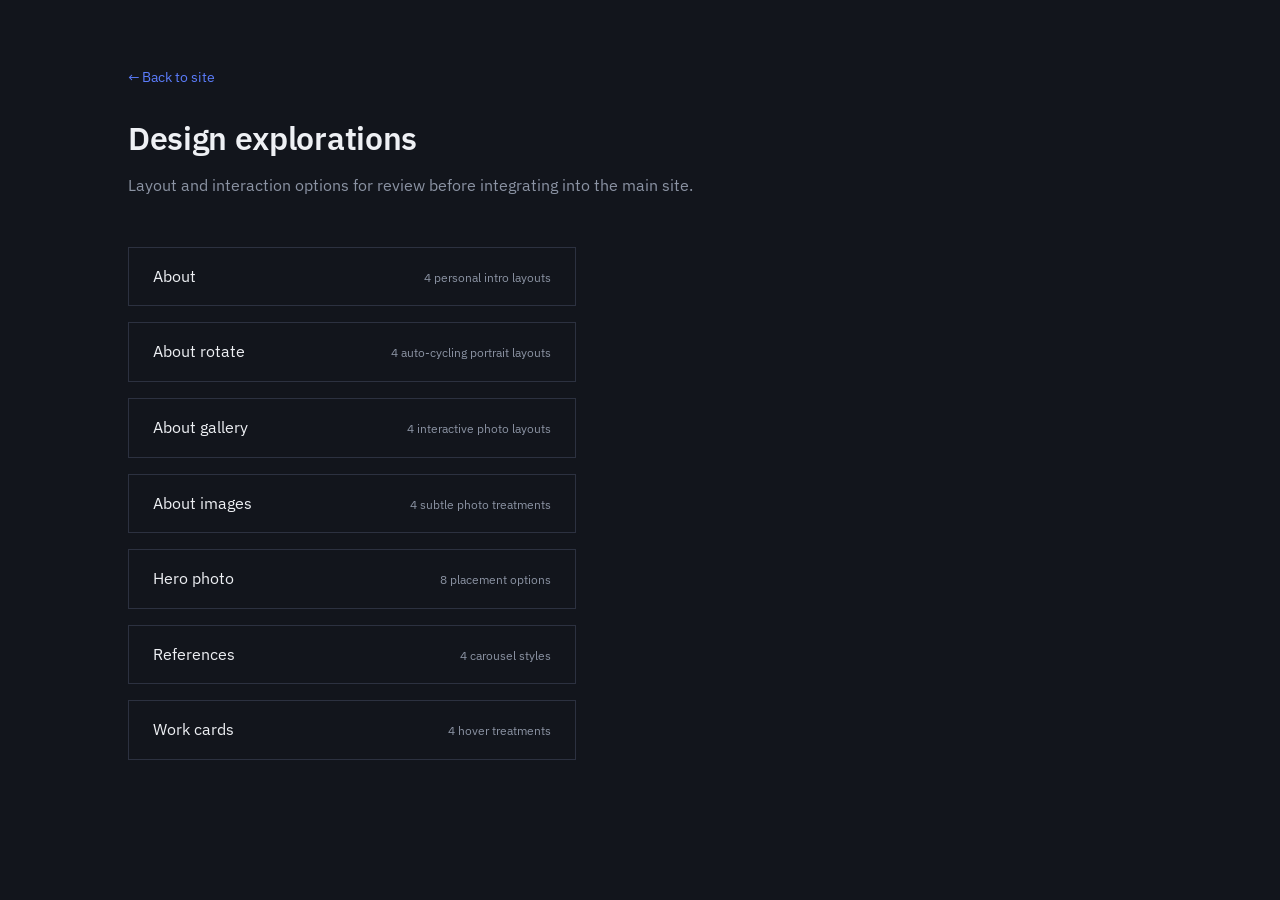
<file: explore/index.html>
<!DOCTYPE html>
<html lang="en">
<head>
  <meta charset="UTF-8">
  <meta name="viewport" content="width=device-width, initial-scale=1.0">
  <meta name="robots" content="noindex, nofollow">
  <title>Design explorations — Berkay Taskin</title>
  <link rel="preconnect" href="https://fonts.googleapis.com">
  <link rel="preconnect" href="https://fonts.gstatic.com" crossorigin>
  <link href="https://fonts.googleapis.com/css2?family=IBM+Plex+Mono:wght@400;500&family=IBM+Plex+Sans:wght@400;500;600;700&display=swap" rel="stylesheet">
  <link rel="stylesheet" href="../css/tokens.css">
  <link rel="stylesheet" href="../css/base.css">
  <link rel="stylesheet" href="../css/layout.css">
  <style>
    .explore-index {
      padding-block: var(--space-6);
    }

    .explore-index__back {
      display: inline-block;
      margin-bottom: var(--space-4);
      font-size: var(--text-small);
      color: var(--accent);
    }

    .explore-index__title {
      margin-bottom: var(--space-2);
    }

    .explore-index__intro {
      max-width: 36rem;
      margin-bottom: var(--space-5);
      color: var(--text-secondary);
    }

    .explore-index__list {
      display: flex;
      flex-direction: column;
      gap: var(--space-2);
      max-width: 28rem;
    }

    .explore-index__link {
      display: flex;
      align-items: baseline;
      justify-content: space-between;
      gap: var(--space-3);
      padding: var(--space-2) var(--space-3);
      font-size: var(--text-body);
      color: var(--text-primary);
      border: 1px solid var(--border);
      transition: border-color var(--transition-fast), color var(--transition-fast);
    }

    .explore-index__link:hover,
    .explore-index__link:focus-visible {
      border-color: var(--accent);
      color: var(--accent);
    }

    .explore-index__link-desc {
      font-size: var(--text-meta);
      color: var(--text-secondary);
      text-align: right;
    }

    .explore-index__link:hover .explore-index__link-desc,
    .explore-index__link:focus-visible .explore-index__link-desc {
      color: var(--text-secondary);
    }
  </style>
</head>
<body>
  <main class="explore-index">
    <div class="container">
      <a class="explore-index__back" href="../index.html">← Back to site</a>
      <h1 class="text-h2 explore-index__title">Design explorations</h1>
      <p class="text-body explore-index__intro">Layout and interaction options for review before integrating into the main site.</p>
      <nav class="explore-index__list" aria-label="Exploration pages">
        <a class="explore-index__link" href="about.html">
          <span>About</span>
          <span class="explore-index__link-desc">4 personal intro layouts</span>
        </a>
        <a class="explore-index__link" href="about-rotate.html">
          <span>About rotate</span>
          <span class="explore-index__link-desc">4 auto-cycling portrait layouts</span>
        </a>
        <a class="explore-index__link" href="about-gallery.html">
          <span>About gallery</span>
          <span class="explore-index__link-desc">4 interactive photo layouts</span>
        </a>
        <a class="explore-index__link" href="about-images.html">
          <span>About images</span>
          <span class="explore-index__link-desc">4 subtle photo treatments</span>
        </a>
        <a class="explore-index__link" href="hero-photo.html">
          <span>Hero photo</span>
          <span class="explore-index__link-desc">8 placement options</span>
        </a>
        <a class="explore-index__link" href="references.html">
          <span>References</span>
          <span class="explore-index__link-desc">4 carousel styles</span>
        </a>
        <a class="explore-index__link" href="work-cards.html">
          <span>Work cards</span>
          <span class="explore-index__link-desc">4 hover treatments</span>
        </a>
      </nav>
    </div>
  </main>
</body>
</html>
</file>
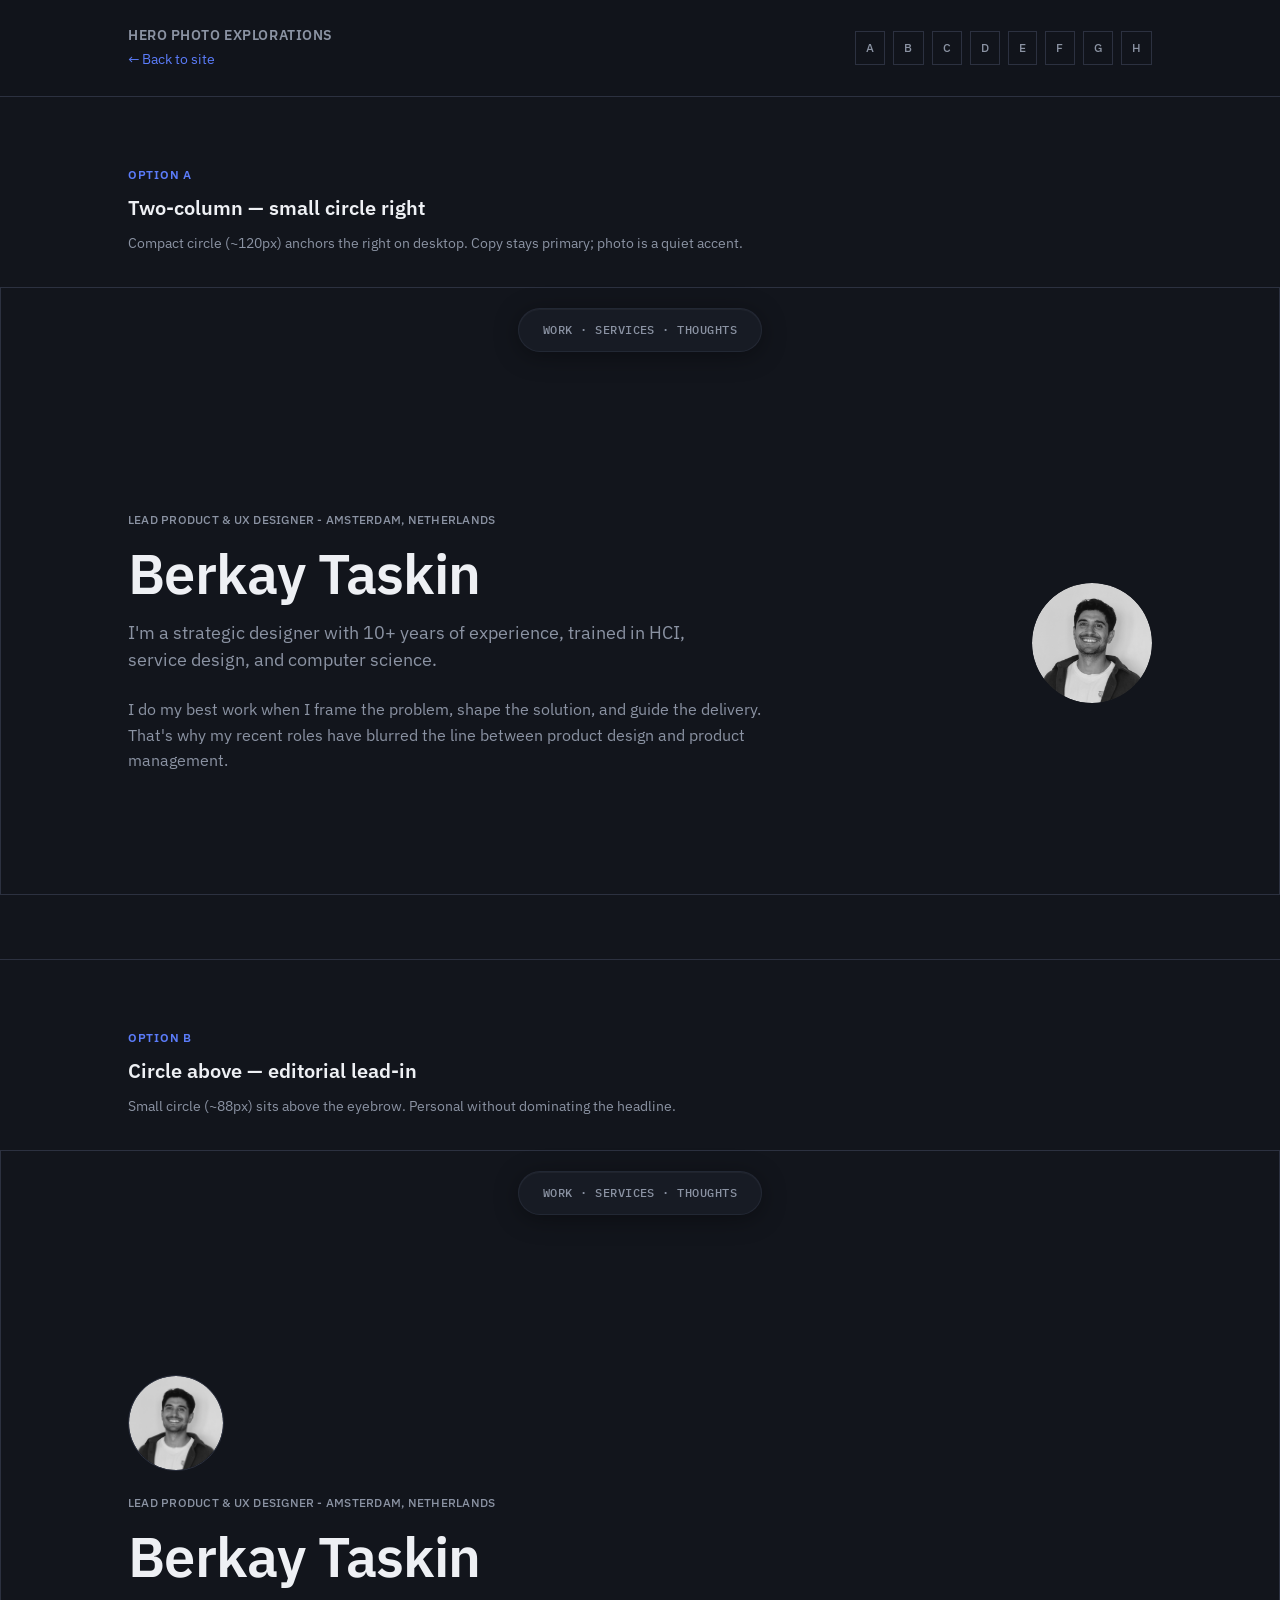
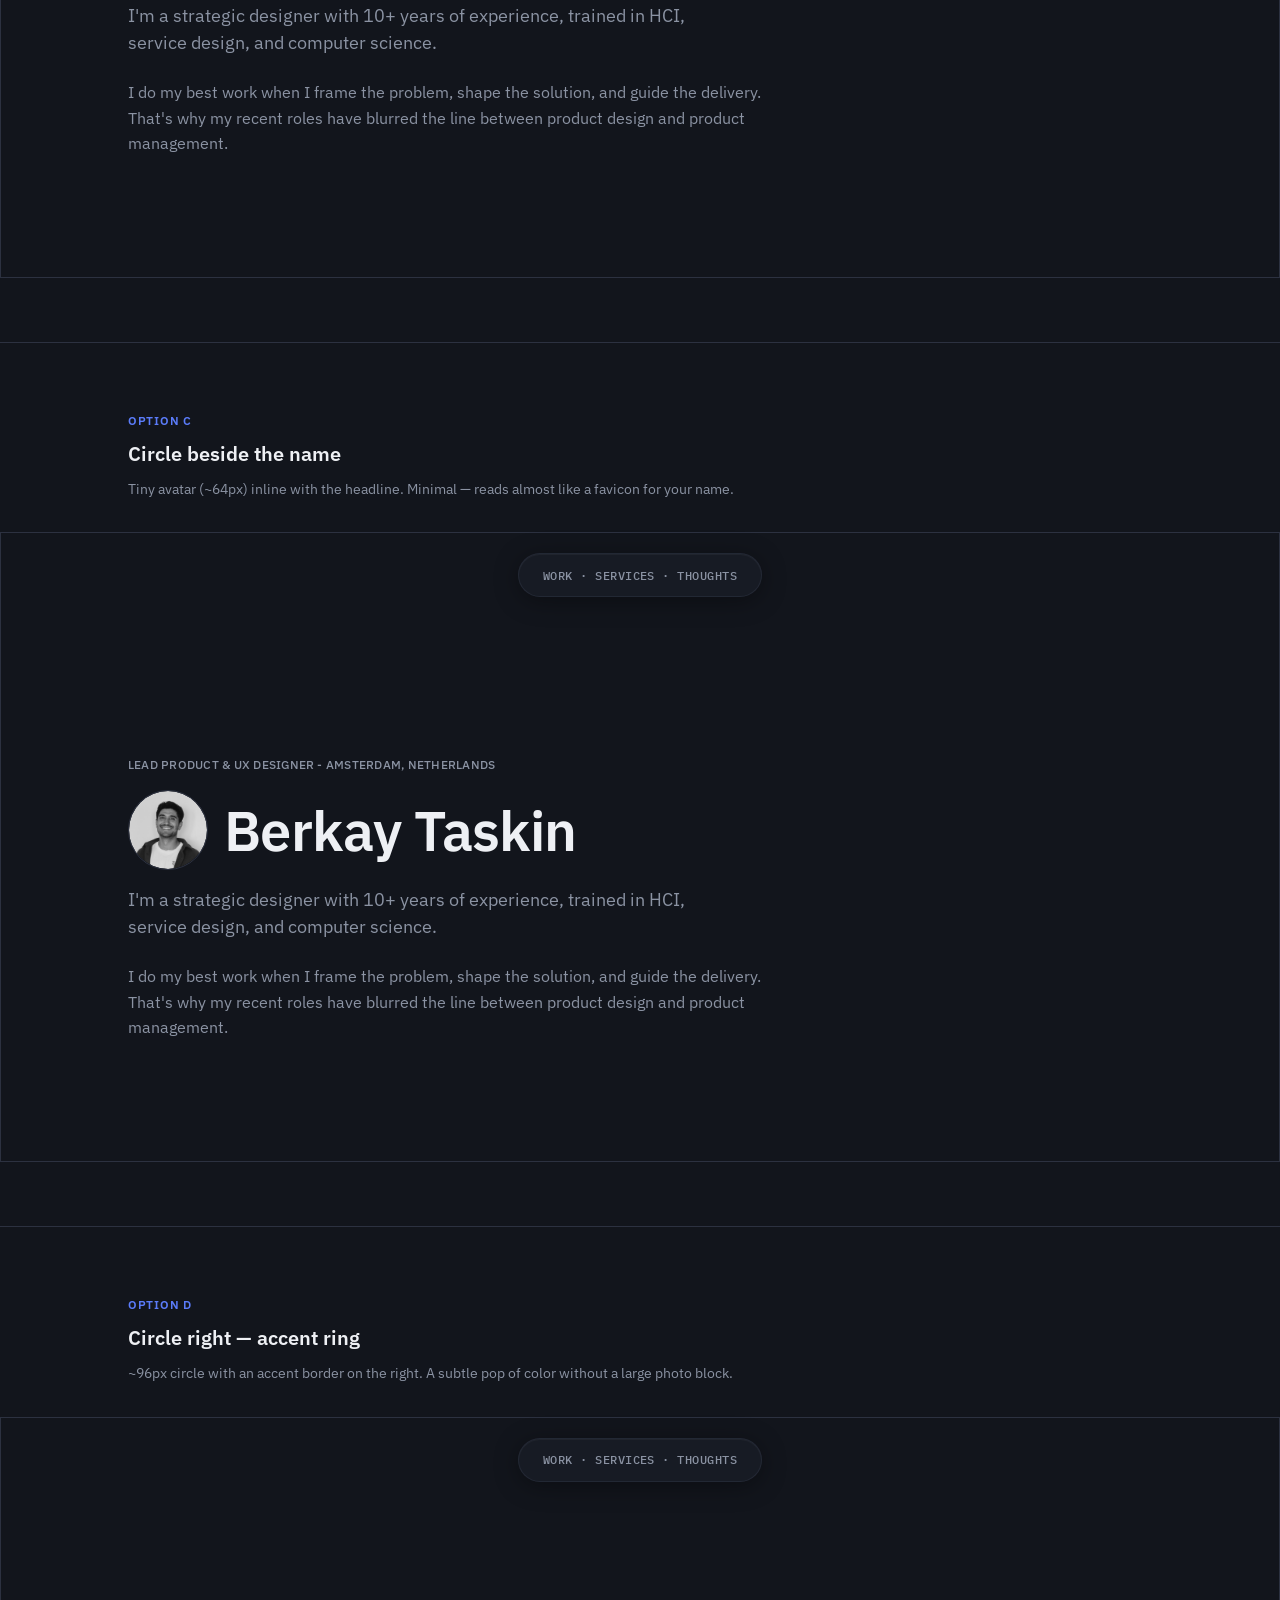
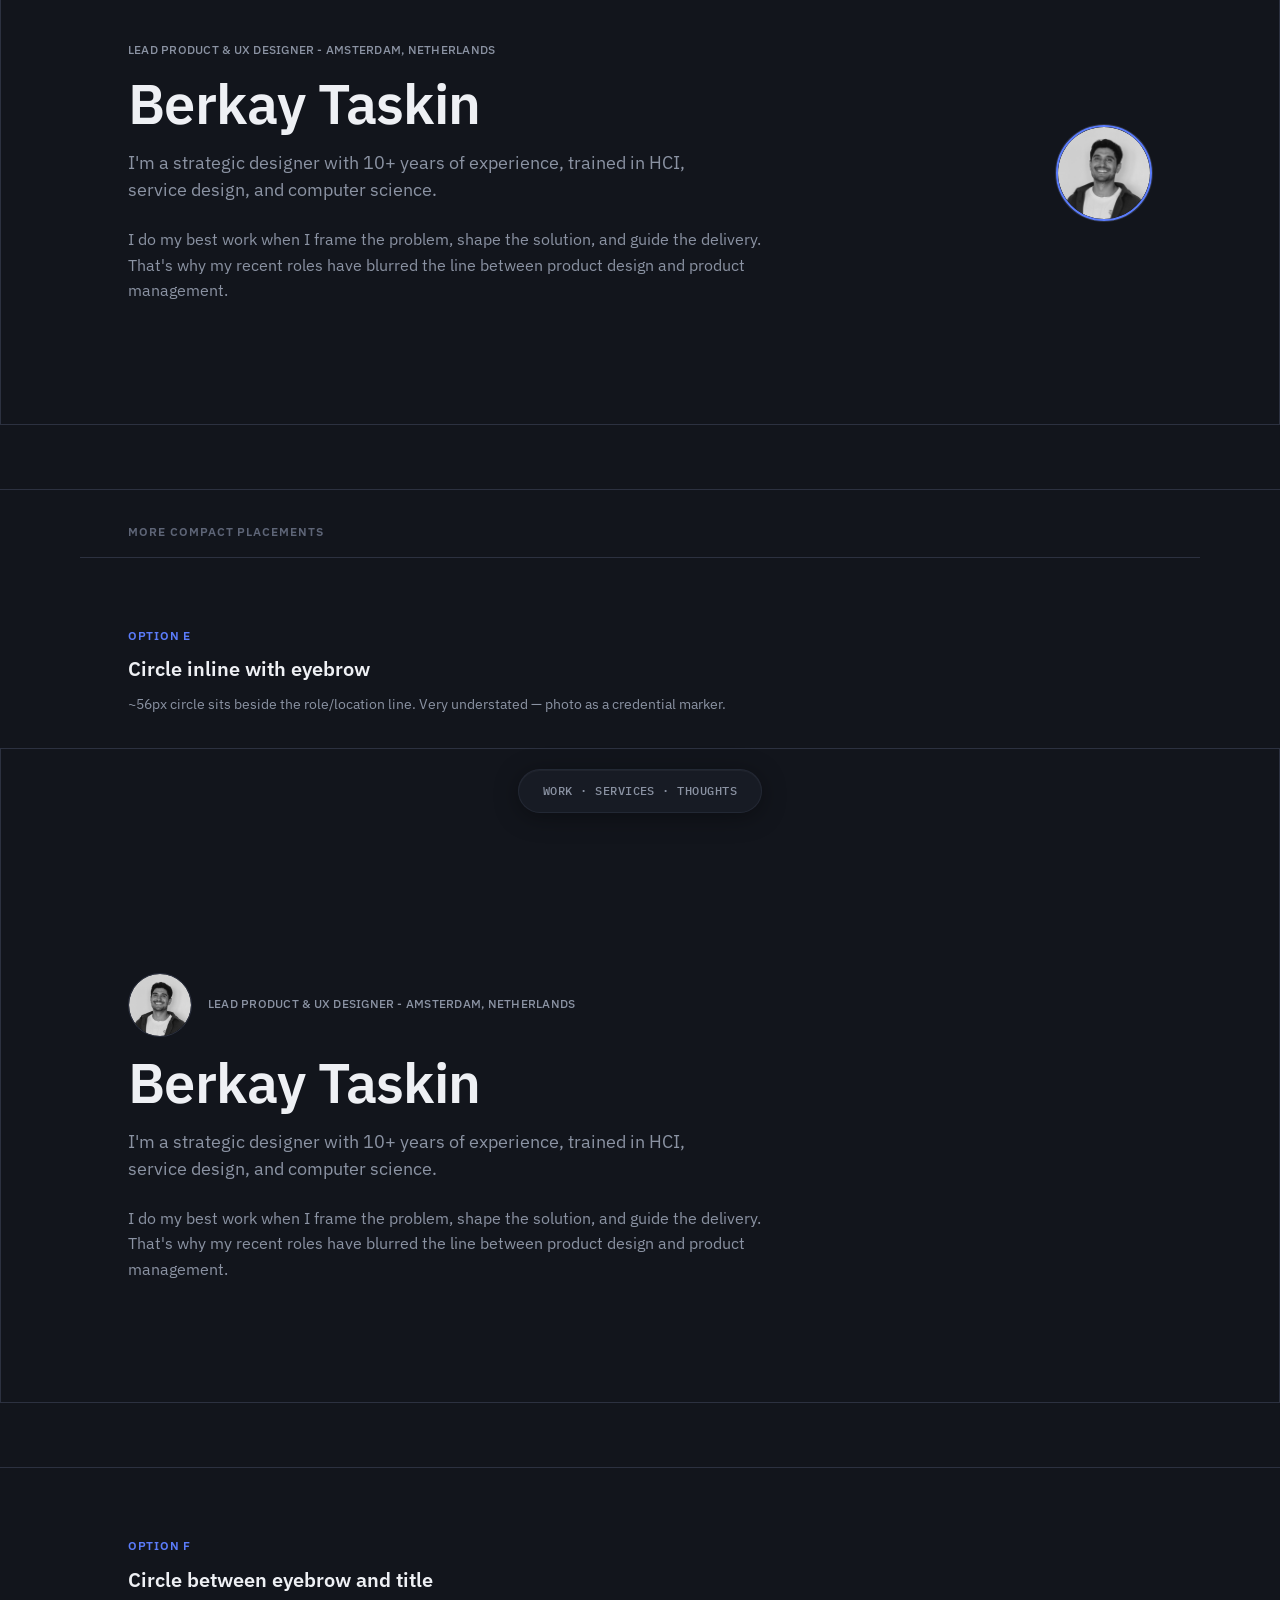
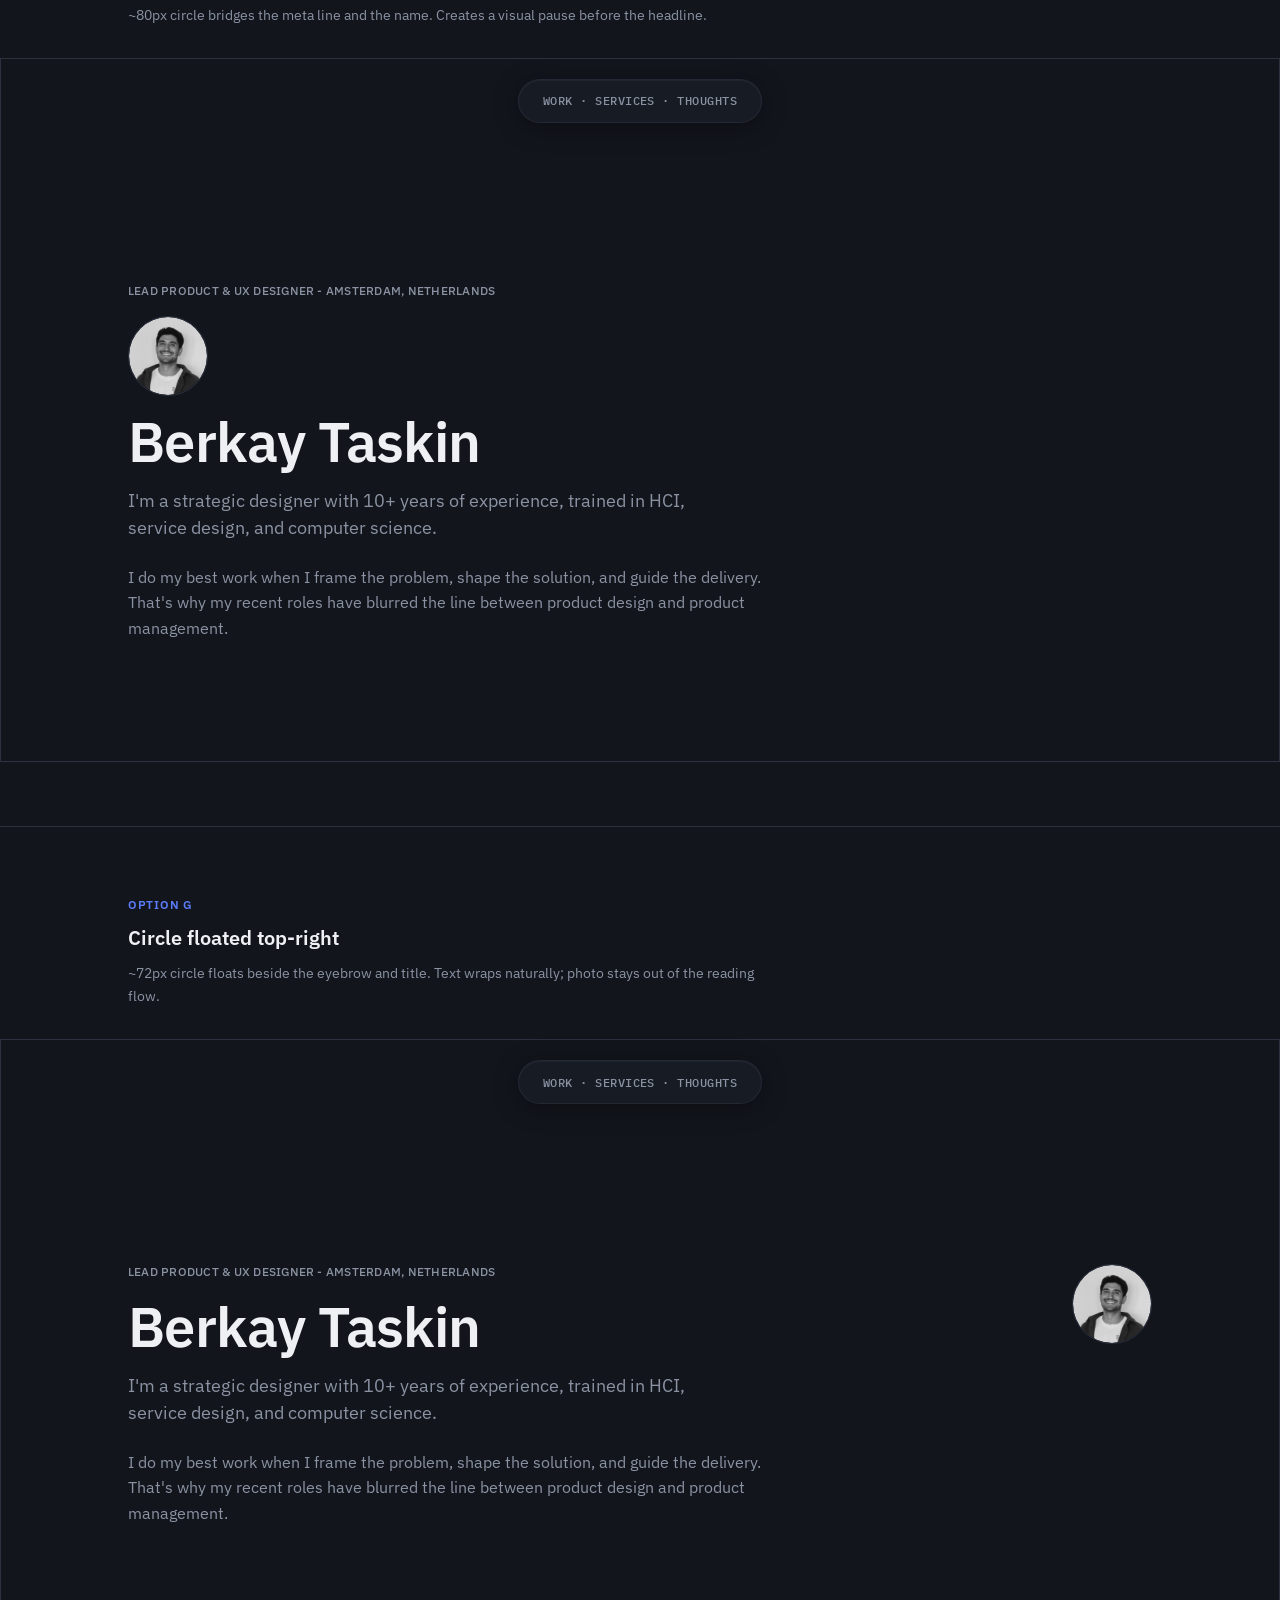
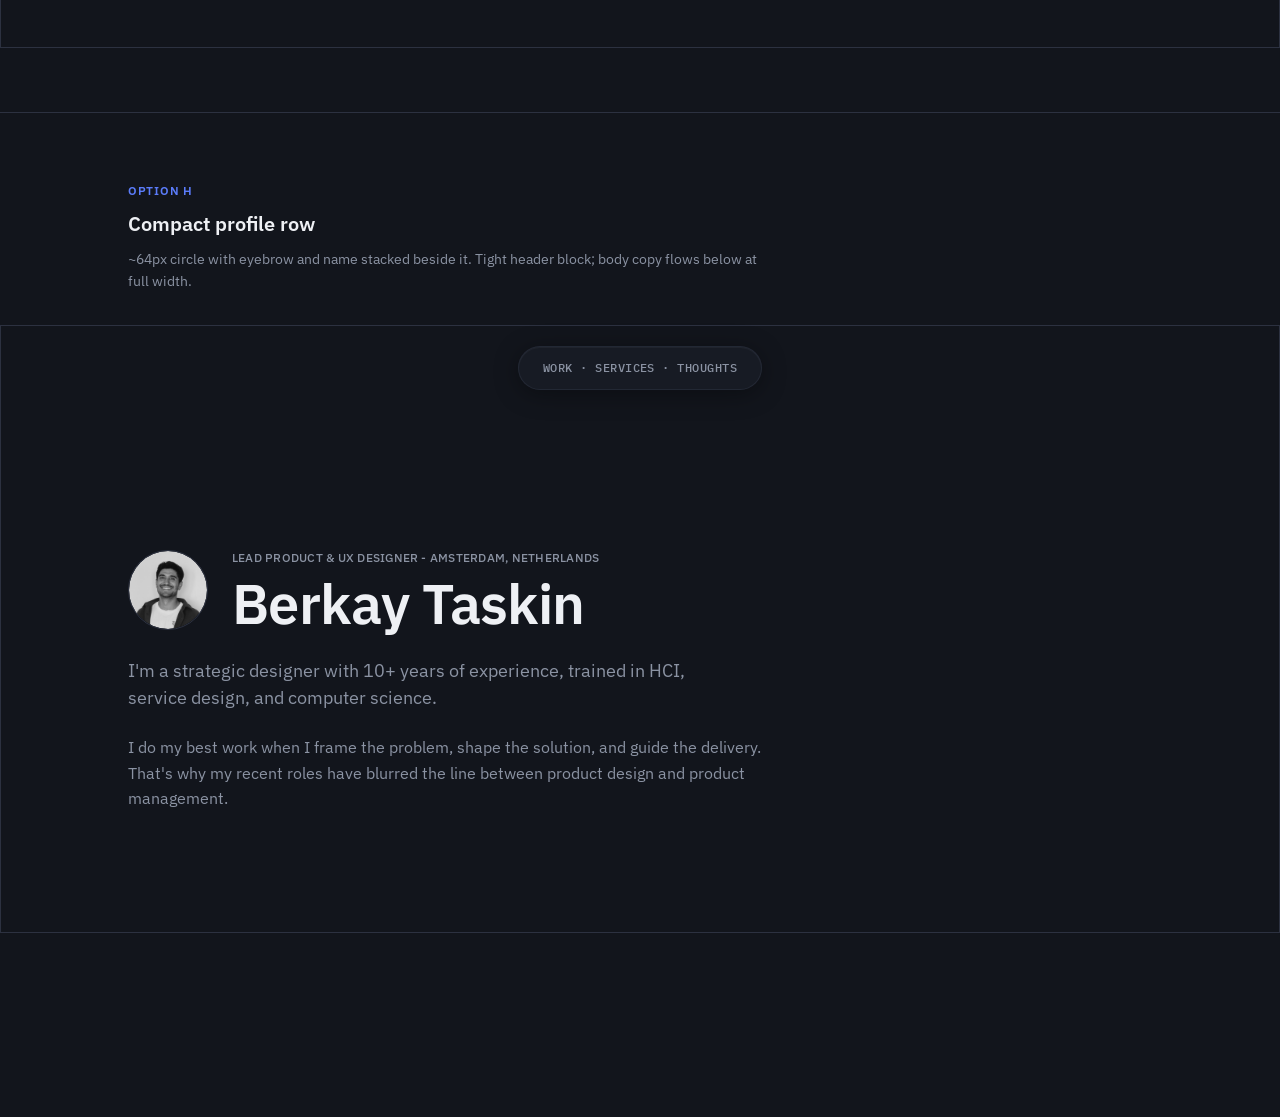
<file: explore/hero-photo.html>
<!DOCTYPE html>
<html lang="en">
<head>
  <meta charset="UTF-8">
  <meta name="viewport" content="width=device-width, initial-scale=1.0">
  <meta name="robots" content="noindex, nofollow">
  <title>Hero photo explorations — Berkay Taskin</title>
  <link rel="preconnect" href="https://fonts.googleapis.com">
  <link rel="preconnect" href="https://fonts.gstatic.com" crossorigin>
  <link href="https://fonts.googleapis.com/css2?family=IBM+Plex+Mono:wght@400;500&family=IBM+Plex+Sans:wght@400;500;600;700&display=swap" rel="stylesheet">
  <link rel="stylesheet" href="../css/tokens.css">
  <link rel="stylesheet" href="../css/base.css">
  <link rel="stylesheet" href="../css/layout.css">
  <link rel="stylesheet" href="hero-photo.css">
</head>
<body class="explore-page">
  <header class="explore-header">
    <div class="container explore-header__inner">
      <div>
        <p class="explore-header__title">Hero photo explorations</p>
        <a class="explore-header__back" href="../index.html">← Back to site</a>
      </div>
      <nav class="explore-nav" aria-label="Jump to variant">
        <a class="explore-nav__link" href="#option-a">A</a>
        <a class="explore-nav__link" href="#option-b">B</a>
        <a class="explore-nav__link" href="#option-c">C</a>
        <a class="explore-nav__link" href="#option-d">D</a>
        <a class="explore-nav__link" href="#option-e">E</a>
        <a class="explore-nav__link" href="#option-f">F</a>
        <a class="explore-nav__link" href="#option-g">G</a>
        <a class="explore-nav__link" href="#option-h">H</a>
      </nav>
    </div>
  </header>

  <main>
  <!-- Option A -->
  <section id="option-a" class="explore-variant">
    <div class="container explore-variant__meta">
      <p class="explore-variant__label">Option A</p>
      <h1 class="explore-variant__title">Two-column — small circle right</h1>
      <p class="explore-variant__desc">Compact circle (~120px) anchors the right on desktop. Copy stays primary; photo is a quiet accent.</p>
    </div>
    <div class="explore-preview">
      <div class="explore-preview__nav" aria-hidden="true">
        <div class="explore-preview__pill">Work · Services · Thoughts</div>
      </div>
      <section class="hero-v hero-v--a" aria-label="Option A preview">
        <div class="container hero-v__inner">
          <div class="hero-v__content">
            <p class="text-meta hero-v__eyebrow">LEAD PRODUCT &amp; UX DESIGNER - AMSTERDAM, NETHERLANDS</p>
            <h2 class="text-h1 hero-v__title">Berkay Taskin</h2>
            <p class="hero-v__subhead">I'm a strategic designer with 10+ years of experience, trained in HCI, service design, and computer science.</p>
            <p class="text-body hero-v__body">I do my best work when I frame the problem, shape the solution, and guide the delivery. That's why my recent roles have blurred the line between product design and product management.</p>
          </div>
          <figure class="hero-v__media hero-v__media--xl">
            <img class="hero-v__photo" src="../assets/bt_profile.png" alt="Portrait of Berkay Taskin" width="120" height="120">
          </figure>
        </div>
      </section>
    </div>
  </section>

  <!-- Option B -->
  <section id="option-b" class="explore-variant">
    <div class="container explore-variant__meta">
      <p class="explore-variant__label">Option B</p>
      <h1 class="explore-variant__title">Circle above — editorial lead-in</h1>
      <p class="explore-variant__desc">Small circle (~88px) sits above the eyebrow. Personal without dominating the headline.</p>
    </div>
    <div class="explore-preview">
      <div class="explore-preview__nav" aria-hidden="true">
        <div class="explore-preview__pill">Work · Services · Thoughts</div>
      </div>
      <section class="hero-v hero-v--b" aria-label="Option B preview">
        <div class="container">
          <figure class="hero-v__media hero-v__media--lg">
            <img class="hero-v__photo" src="../assets/bt_profile.png" alt="Portrait of Berkay Taskin" width="88" height="88">
          </figure>
          <p class="text-meta hero-v__eyebrow">LEAD PRODUCT &amp; UX DESIGNER - AMSTERDAM, NETHERLANDS</p>
          <h2 class="text-h1 hero-v__title">Berkay Taskin</h2>
          <p class="hero-v__subhead">I'm a strategic designer with 10+ years of experience, trained in HCI, service design, and computer science.</p>
          <p class="text-body hero-v__body">I do my best work when I frame the problem, shape the solution, and guide the delivery. That's why my recent roles have blurred the line between product design and product management.</p>
        </div>
      </section>
    </div>
  </section>

  <!-- Option C -->
  <section id="option-c" class="explore-variant">
    <div class="container explore-variant__meta">
      <p class="explore-variant__label">Option C</p>
      <h1 class="explore-variant__title">Circle beside the name</h1>
      <p class="explore-variant__desc">Tiny avatar (~64px) inline with the headline. Minimal — reads almost like a favicon for your name.</p>
    </div>
    <div class="explore-preview">
      <div class="explore-preview__nav" aria-hidden="true">
        <div class="explore-preview__pill">Work · Services · Thoughts</div>
      </div>
      <section class="hero-v hero-v--c" aria-label="Option C preview">
        <div class="container">
          <p class="text-meta hero-v__eyebrow">LEAD PRODUCT &amp; UX DESIGNER - AMSTERDAM, NETHERLANDS</p>
          <div class="hero-v__title-row">
            <figure class="hero-v__media hero-v__media--md">
              <img class="hero-v__photo" src="../assets/bt_profile.png" alt="Portrait of Berkay Taskin" width="64" height="64">
            </figure>
            <h2 class="text-h1 hero-v__title">Berkay Taskin</h2>
          </div>
          <p class="hero-v__subhead">I'm a strategic designer with 10+ years of experience, trained in HCI, service design, and computer science.</p>
          <p class="text-body hero-v__body">I do my best work when I frame the problem, shape the solution, and guide the delivery. That's why my recent roles have blurred the line between product design and product management.</p>
        </div>
      </section>
    </div>
  </section>

  <!-- Option D -->
  <section id="option-d" class="explore-variant">
    <div class="container explore-variant__meta">
      <p class="explore-variant__label">Option D</p>
      <h1 class="explore-variant__title">Circle right — accent ring</h1>
      <p class="explore-variant__desc">~96px circle with an accent border on the right. A subtle pop of color without a large photo block.</p>
    </div>
    <div class="explore-preview">
      <div class="explore-preview__nav" aria-hidden="true">
        <div class="explore-preview__pill">Work · Services · Thoughts</div>
      </div>
      <section class="hero-v hero-v--d" aria-label="Option D preview">
        <div class="container hero-v__inner">
          <div class="hero-v__content">
            <p class="text-meta hero-v__eyebrow">LEAD PRODUCT &amp; UX DESIGNER - AMSTERDAM, NETHERLANDS</p>
            <h2 class="text-h1 hero-v__title">Berkay Taskin</h2>
            <p class="hero-v__subhead">I'm a strategic designer with 10+ years of experience, trained in HCI, service design, and computer science.</p>
            <p class="text-body hero-v__body">I do my best work when I frame the problem, shape the solution, and guide the delivery. That's why my recent roles have blurred the line between product design and product management.</p>
          </div>
          <figure class="hero-v__media hero-v__media--lg">
            <img class="hero-v__photo" src="../assets/bt_profile.png" alt="Portrait of Berkay Taskin" width="96" height="96">
          </figure>
        </div>
      </section>
    </div>
  </section>

  <p class="container explore-section-label">More compact placements</p>

  <!-- Option E -->
  <section id="option-e" class="explore-variant">
    <div class="container explore-variant__meta">
      <p class="explore-variant__label">Option E</p>
      <h1 class="explore-variant__title">Circle inline with eyebrow</h1>
      <p class="explore-variant__desc">~56px circle sits beside the role/location line. Very understated — photo as a credential marker.</p>
    </div>
    <div class="explore-preview">
      <div class="explore-preview__nav" aria-hidden="true">
        <div class="explore-preview__pill">Work · Services · Thoughts</div>
      </div>
      <section class="hero-v hero-v--e" aria-label="Option E preview">
        <div class="container">
          <div class="hero-v__eyebrow-row">
            <figure class="hero-v__media hero-v__media--sm">
              <img class="hero-v__photo" src="../assets/bt_profile.png" alt="Portrait of Berkay Taskin" width="56" height="56">
            </figure>
            <p class="text-meta hero-v__eyebrow">LEAD PRODUCT &amp; UX DESIGNER - AMSTERDAM, NETHERLANDS</p>
          </div>
          <h2 class="text-h1 hero-v__title">Berkay Taskin</h2>
          <p class="hero-v__subhead">I'm a strategic designer with 10+ years of experience, trained in HCI, service design, and computer science.</p>
          <p class="text-body hero-v__body">I do my best work when I frame the problem, shape the solution, and guide the delivery. That's why my recent roles have blurred the line between product design and product management.</p>
        </div>
      </section>
    </div>
  </section>

  <!-- Option F -->
  <section id="option-f" class="explore-variant">
    <div class="container explore-variant__meta">
      <p class="explore-variant__label">Option F</p>
      <h1 class="explore-variant__title">Circle between eyebrow and title</h1>
      <p class="explore-variant__desc">~80px circle bridges the meta line and the name. Creates a visual pause before the headline.</p>
    </div>
    <div class="explore-preview">
      <div class="explore-preview__nav" aria-hidden="true">
        <div class="explore-preview__pill">Work · Services · Thoughts</div>
      </div>
      <section class="hero-v hero-v--f" aria-label="Option F preview">
        <div class="container">
          <p class="text-meta hero-v__eyebrow">LEAD PRODUCT &amp; UX DESIGNER - AMSTERDAM, NETHERLANDS</p>
          <figure class="hero-v__media hero-v__media--md">
            <img class="hero-v__photo" src="../assets/bt_profile.png" alt="Portrait of Berkay Taskin" width="80" height="80">
          </figure>
          <h2 class="text-h1 hero-v__title">Berkay Taskin</h2>
          <p class="hero-v__subhead">I'm a strategic designer with 10+ years of experience, trained in HCI, service design, and computer science.</p>
          <p class="text-body hero-v__body">I do my best work when I frame the problem, shape the solution, and guide the delivery. That's why my recent roles have blurred the line between product design and product management.</p>
        </div>
      </section>
    </div>
  </section>

  <!-- Option G -->
  <section id="option-g" class="explore-variant">
    <div class="container explore-variant__meta">
      <p class="explore-variant__label">Option G</p>
      <h1 class="explore-variant__title">Circle floated top-right</h1>
      <p class="explore-variant__desc">~72px circle floats beside the eyebrow and title. Text wraps naturally; photo stays out of the reading flow.</p>
    </div>
    <div class="explore-preview">
      <div class="explore-preview__nav" aria-hidden="true">
        <div class="explore-preview__pill">Work · Services · Thoughts</div>
      </div>
      <section class="hero-v hero-v--g" aria-label="Option G preview">
        <div class="container">
          <div class="hero-v__content">
            <figure class="hero-v__media hero-v__media--md">
              <img class="hero-v__photo" src="../assets/bt_profile.png" alt="Portrait of Berkay Taskin" width="72" height="72">
            </figure>
            <p class="text-meta hero-v__eyebrow">LEAD PRODUCT &amp; UX DESIGNER - AMSTERDAM, NETHERLANDS</p>
            <h2 class="text-h1 hero-v__title">Berkay Taskin</h2>
            <p class="hero-v__subhead">I'm a strategic designer with 10+ years of experience, trained in HCI, service design, and computer science.</p>
            <p class="text-body hero-v__body">I do my best work when I frame the problem, shape the solution, and guide the delivery. That's why my recent roles have blurred the line between product design and product management.</p>
          </div>
        </div>
      </section>
    </div>
  </section>

  <!-- Option H -->
  <section id="option-h" class="explore-variant">
    <div class="container explore-variant__meta">
      <p class="explore-variant__label">Option H</p>
      <h1 class="explore-variant__title">Compact profile row</h1>
      <p class="explore-variant__desc">~64px circle with eyebrow and name stacked beside it. Tight header block; body copy flows below at full width.</p>
    </div>
    <div class="explore-preview">
      <div class="explore-preview__nav" aria-hidden="true">
        <div class="explore-preview__pill">Work · Services · Thoughts</div>
      </div>
      <section class="hero-v hero-v--h" aria-label="Option H preview">
        <div class="container">
          <div class="hero-v__header">
            <figure class="hero-v__media hero-v__media--md">
              <img class="hero-v__photo" src="../assets/bt_profile.png" alt="Portrait of Berkay Taskin" width="64" height="64">
            </figure>
            <div class="hero-v__header-text">
              <p class="text-meta hero-v__eyebrow">LEAD PRODUCT &amp; UX DESIGNER - AMSTERDAM, NETHERLANDS</p>
              <h2 class="text-h1 hero-v__title">Berkay Taskin</h2>
            </div>
          </div>
          <p class="hero-v__subhead">I'm a strategic designer with 10+ years of experience, trained in HCI, service design, and computer science.</p>
          <p class="text-body hero-v__body">I do my best work when I frame the problem, shape the solution, and guide the delivery. That's why my recent roles have blurred the line between product design and product management.</p>
        </div>
      </section>
    </div>
  </section>
  </main>
</body>
</html>
</file>
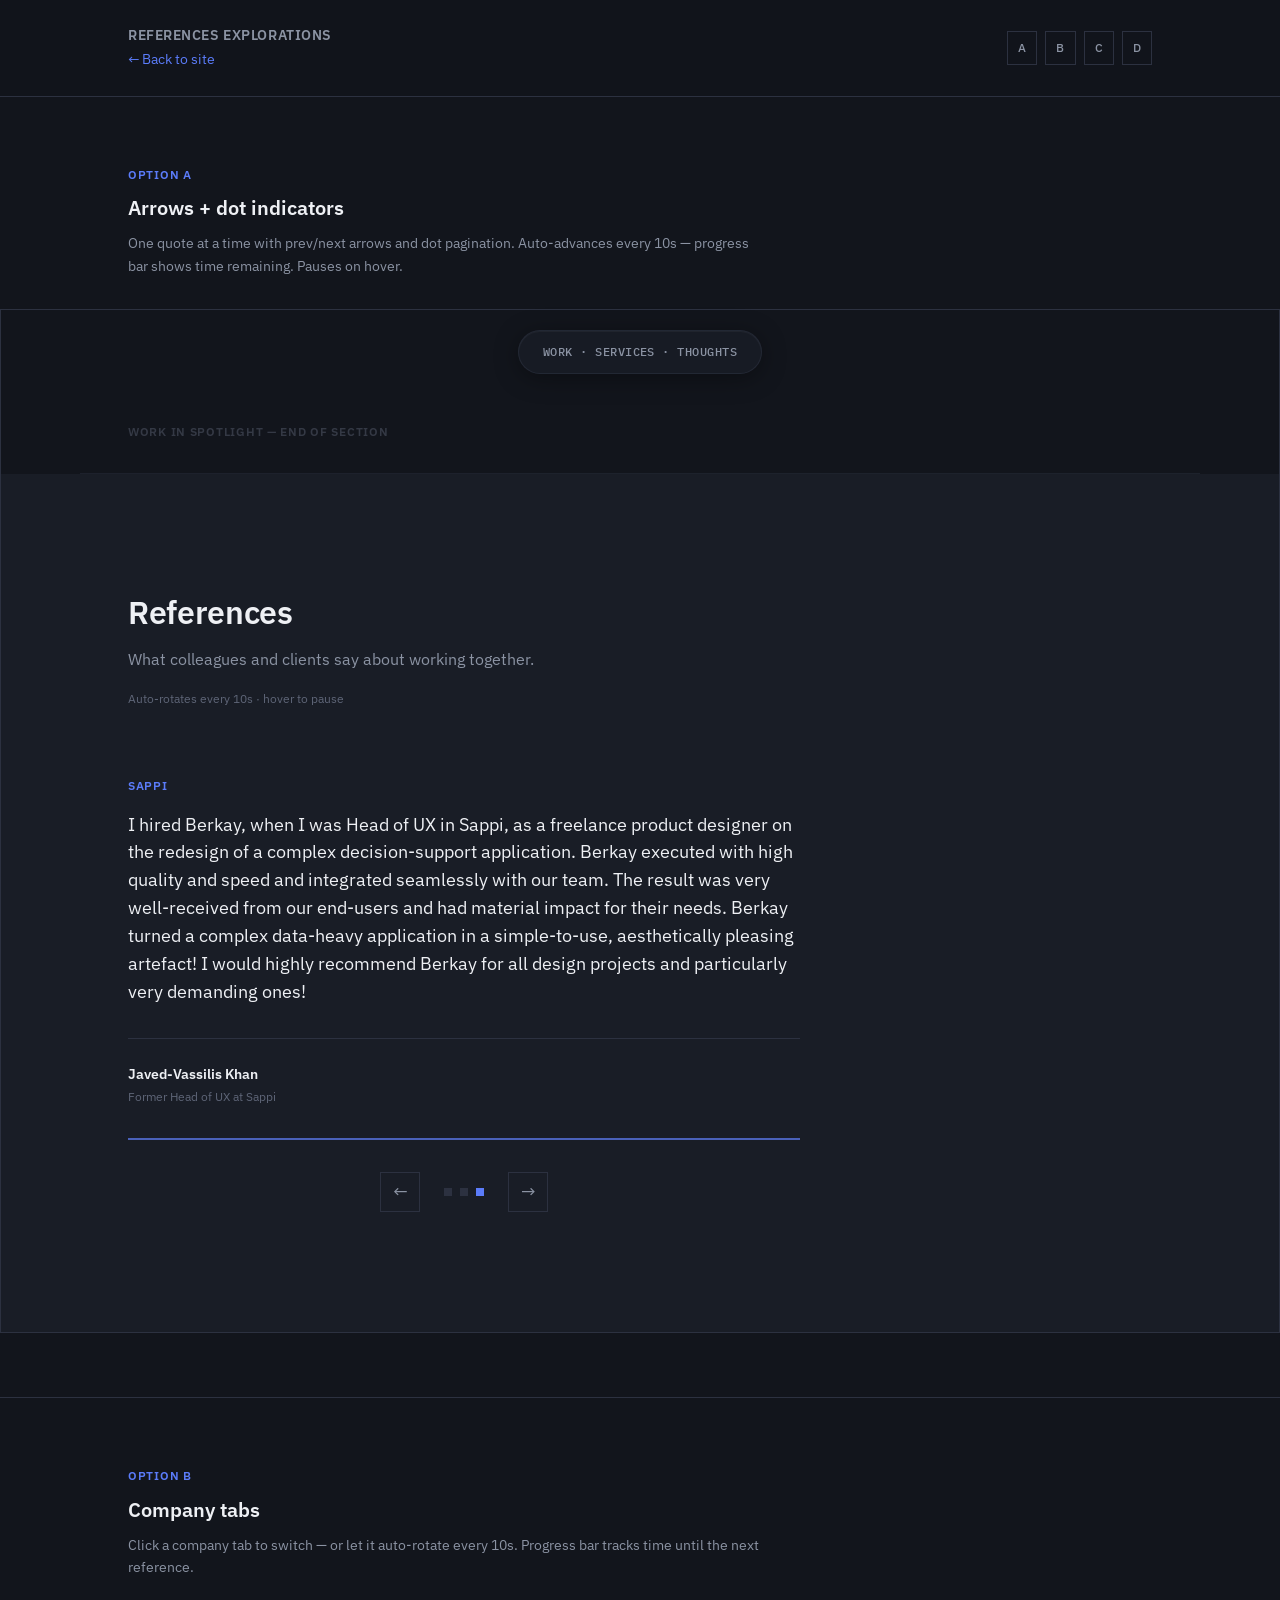
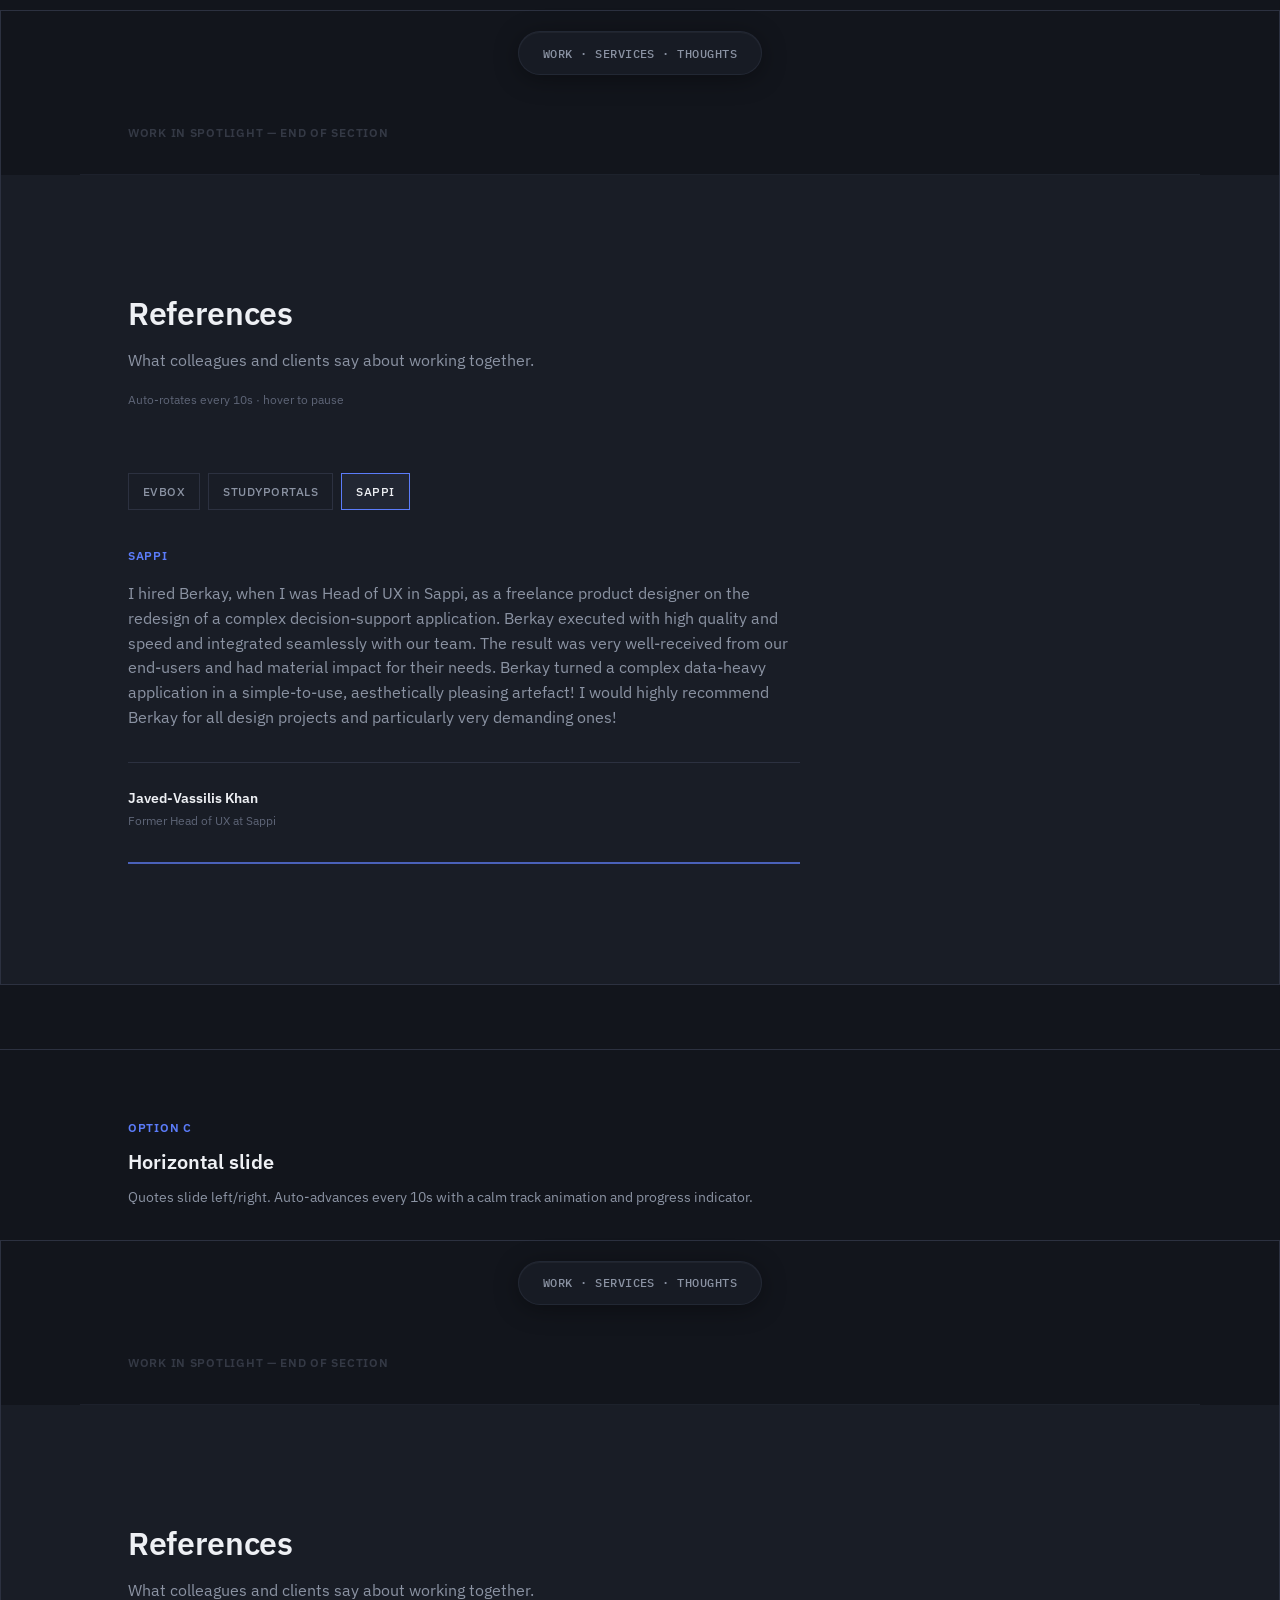
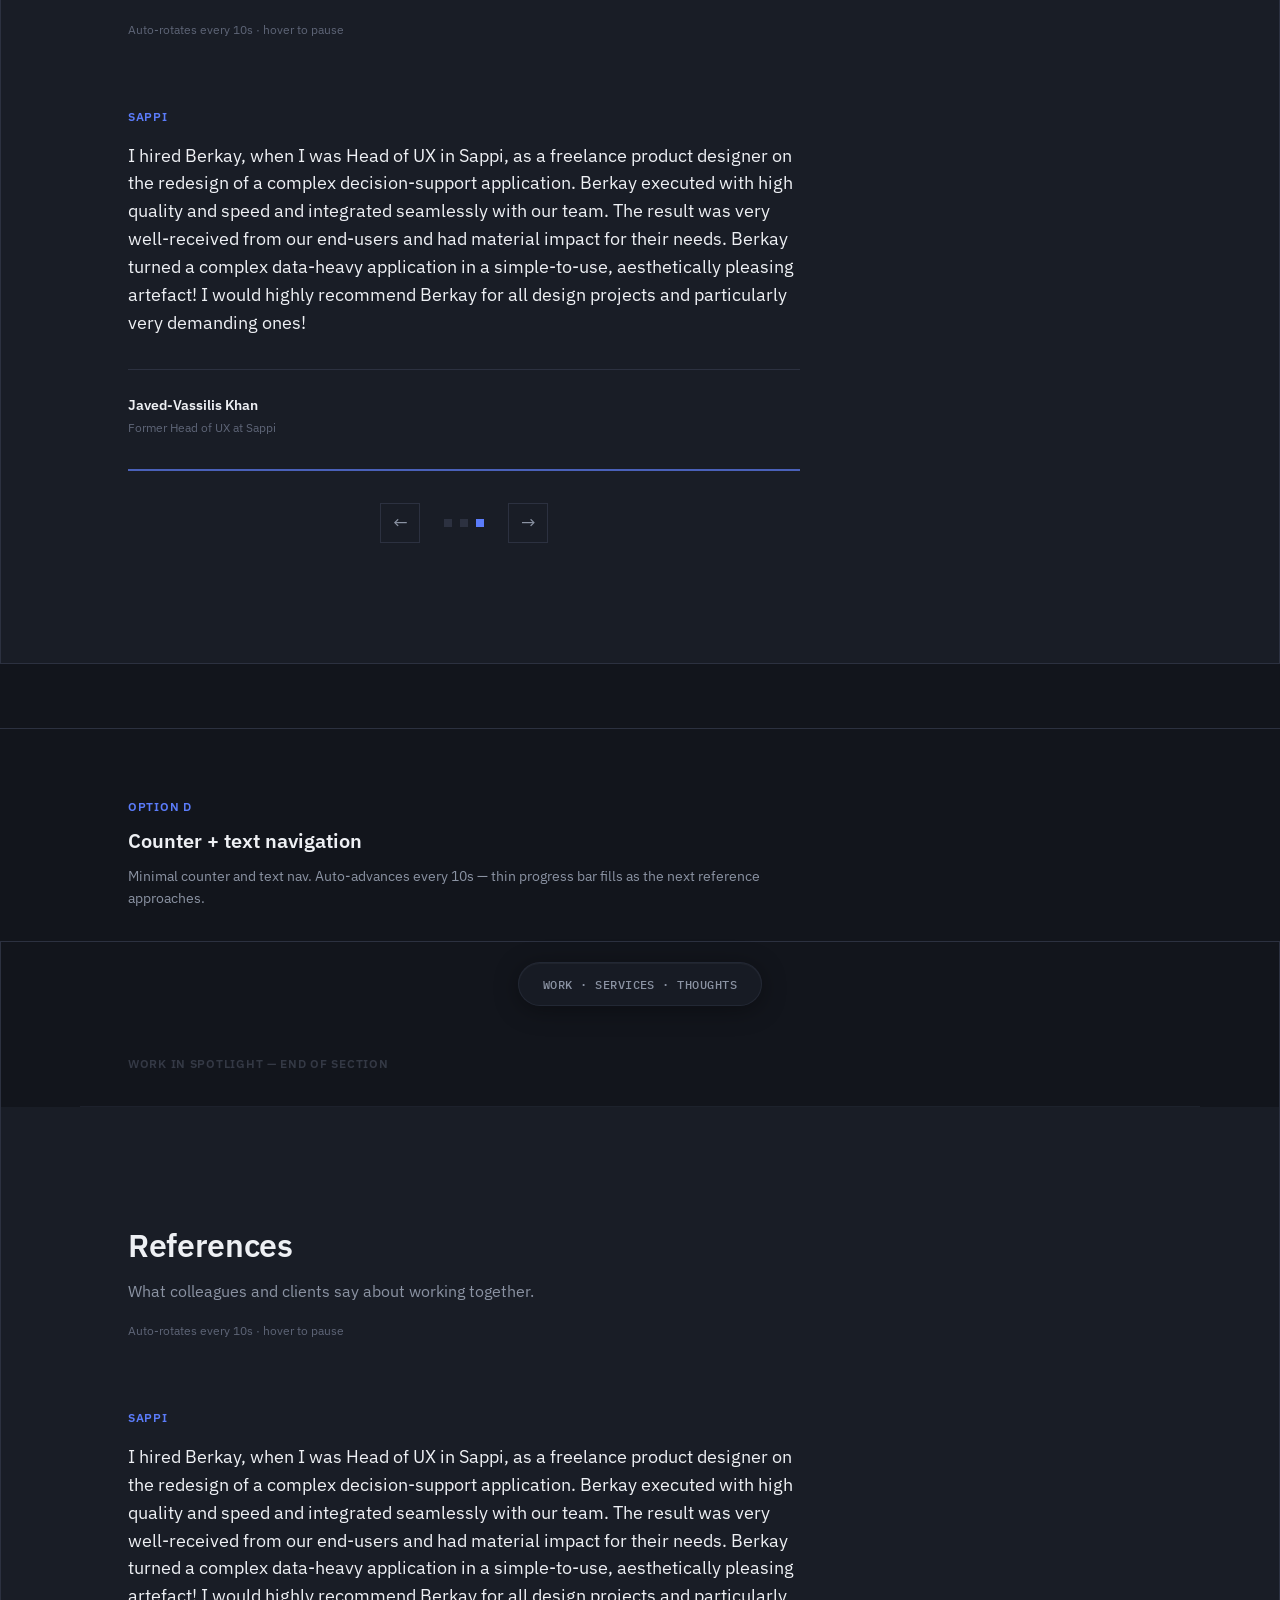
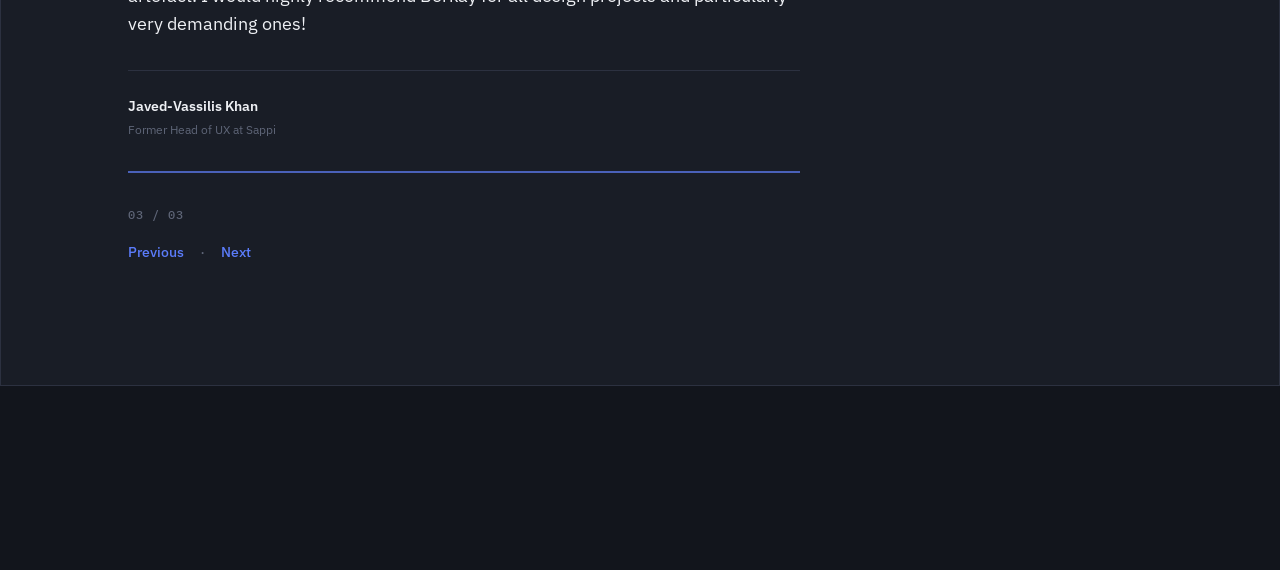
<file: explore/references.html>
<!DOCTYPE html>
<html lang="en">
<head>
  <meta charset="UTF-8">
  <meta name="viewport" content="width=device-width, initial-scale=1.0">
  <meta name="robots" content="noindex, nofollow">
  <title>References explorations — Berkay Taskin</title>
  <link rel="preconnect" href="https://fonts.googleapis.com">
  <link rel="preconnect" href="https://fonts.gstatic.com" crossorigin>
  <link href="https://fonts.googleapis.com/css2?family=IBM+Plex+Mono:wght@400;500&family=IBM+Plex+Sans:wght@400;500;600;700&display=swap" rel="stylesheet">
  <link rel="stylesheet" href="../css/tokens.css">
  <link rel="stylesheet" href="../css/base.css">
  <link rel="stylesheet" href="../css/layout.css">
  <link rel="stylesheet" href="references.css">
</head>
<body class="explore-page">
  <header class="explore-header">
    <div class="container explore-header__inner">
      <div>
        <p class="explore-header__title">References explorations</p>
        <a class="explore-header__back" href="../index.html">← Back to site</a>
      </div>
      <nav class="explore-nav" aria-label="Jump to variant">
        <a class="explore-nav__link" href="#option-a">A</a>
        <a class="explore-nav__link" href="#option-b">B</a>
        <a class="explore-nav__link" href="#option-c">C</a>
        <a class="explore-nav__link" href="#option-d">D</a>
      </nav>
    </div>
  </header>

  <main>
  <!-- Option A -->
  <section id="option-a" class="explore-variant">
    <div class="container explore-variant__meta">
      <p class="explore-variant__label">Option A</p>
      <h1 class="explore-variant__title">Arrows + dot indicators</h1>
      <p class="explore-variant__desc">One quote at a time with prev/next arrows and dot pagination. Auto-advances every 10s — progress bar shows time remaining. Pauses on hover.</p>
    </div>
    <div class="explore-preview">
      <div class="explore-preview__nav" aria-hidden="true">
        <div class="explore-preview__pill">Work · Services · Thoughts</div>
      </div>
      <div class="ref-v__context container" aria-hidden="true">
        <p class="ref-v__context-label">Work in spotlight — end of section</p>
      </div>
      <section class="section section--alt ref-v" aria-label="Option A preview">
        <div class="container">
          <header class="ref-v__header">
            <h2 class="text-h2 ref-v__title">References</h2>
            <p class="text-body ref-v__intro">What colleagues and clients say about working together.</p>
            <p class="ref-v__hint">Auto-rotates every 10s · hover to pause</p>
          </header>
          <div data-carousel-mount="arrows"></div>
        </div>
      </section>
    </div>
  </section>

  <!-- Option B -->
  <section id="option-b" class="explore-variant">
    <div class="container explore-variant__meta">
      <p class="explore-variant__label">Option B</p>
      <h1 class="explore-variant__title">Company tabs</h1>
      <p class="explore-variant__desc">Click a company tab to switch — or let it auto-rotate every 10s. Progress bar tracks time until the next reference.</p>
    </div>
    <div class="explore-preview">
      <div class="explore-preview__nav" aria-hidden="true">
        <div class="explore-preview__pill">Work · Services · Thoughts</div>
      </div>
      <div class="ref-v__context container" aria-hidden="true">
        <p class="ref-v__context-label">Work in spotlight — end of section</p>
      </div>
      <section class="section section--alt ref-v" aria-label="Option B preview">
        <div class="container">
          <header class="ref-v__header">
            <h2 class="text-h2 ref-v__title">References</h2>
            <p class="text-body ref-v__intro">What colleagues and clients say about working together.</p>
            <p class="ref-v__hint">Auto-rotates every 10s · hover to pause</p>
          </header>
          <div data-carousel-mount="tabs"></div>
        </div>
      </section>
    </div>
  </section>

  <!-- Option C -->
  <section id="option-c" class="explore-variant">
    <div class="container explore-variant__meta">
      <p class="explore-variant__label">Option C</p>
      <h1 class="explore-variant__title">Horizontal slide</h1>
      <p class="explore-variant__desc">Quotes slide left/right. Auto-advances every 10s with a calm track animation and progress indicator.</p>
    </div>
    <div class="explore-preview">
      <div class="explore-preview__nav" aria-hidden="true">
        <div class="explore-preview__pill">Work · Services · Thoughts</div>
      </div>
      <div class="ref-v__context container" aria-hidden="true">
        <p class="ref-v__context-label">Work in spotlight — end of section</p>
      </div>
      <section class="section section--alt ref-v" aria-label="Option C preview">
        <div class="container">
          <header class="ref-v__header">
            <h2 class="text-h2 ref-v__title">References</h2>
            <p class="text-body ref-v__intro">What colleagues and clients say about working together.</p>
            <p class="ref-v__hint">Auto-rotates every 10s · hover to pause</p>
          </header>
          <div data-carousel-mount="slide"></div>
        </div>
      </section>
    </div>
  </section>

  <!-- Option D -->
  <section id="option-d" class="explore-variant">
    <div class="container explore-variant__meta">
      <p class="explore-variant__label">Option D</p>
      <h1 class="explore-variant__title">Counter + text navigation</h1>
      <p class="explore-variant__desc">Minimal counter and text nav. Auto-advances every 10s — thin progress bar fills as the next reference approaches.</p>
    </div>
    <div class="explore-preview">
      <div class="explore-preview__nav" aria-hidden="true">
        <div class="explore-preview__pill">Work · Services · Thoughts</div>
      </div>
      <div class="ref-v__context container" aria-hidden="true">
        <p class="ref-v__context-label">Work in spotlight — end of section</p>
      </div>
      <section class="section section--alt ref-v" aria-label="Option D preview">
        <div class="container">
          <header class="ref-v__header">
            <h2 class="text-h2 ref-v__title">References</h2>
            <p class="text-body ref-v__intro">What colleagues and clients say about working together.</p>
            <p class="ref-v__hint">Auto-rotates every 10s · hover to pause</p>
          </header>
          <div data-carousel-mount="counter"></div>
        </div>
      </section>
    </div>
  </section>
  </main>

  <script src="references.js"></script>
</body>
</html>
</file>
<file: css/tokens.css>
:root {
  /* Colors */
  --bg-primary: #12151C;
  --bg-secondary: #191D26;
  --bg-tertiary: #222733;
  --border: #2C3140;
  --text-primary: #EEF0F4;
  --text-secondary: #8B93A3;
  --text-tertiary: #5E6577;
  --accent: #5B7CFA;
  --accent-hover: #7A96FF;

  /* Spacing (8px base) */
  --space-1: 8px;
  --space-2: 16px;
  --space-3: 24px;
  --space-4: 32px;
  --space-5: 48px;
  --space-6: 64px;
  --space-7: 96px;
  --space-8: 120px;

  /* Nav pill */
  --nav-pill-top: 20px;
  --nav-pill-height: 44px;
  --nav-pill-radius: 9999px;
  --nav-pill-bg: color-mix(in srgb, var(--bg-secondary) 88%, transparent);
  --nav-pill-border: color-mix(in srgb, var(--border) 60%, transparent);
  --nav-pill-shadow: 0 4px 24px rgba(0, 0, 0, 0.35), 0 1px 0 rgba(255, 255, 255, 0.04) inset;
  --nav-pill-font: "IBM Plex Mono", ui-monospace, monospace;
  --nav-scroll-offset: var(--space-4);
  --hero-padding-top: calc(var(--space-7) + var(--space-3));

  /* Layout */
  --content-max: 1120px;
  --side-padding: 24px;
  --side-padding-desktop: 48px;
  --section-padding-y: 96px;
  --section-padding-y-mobile: 56px;

  /* Typography */
  --font: "IBM Plex Sans", system-ui, sans-serif;
  --text-h1: 3.5rem;
  --text-h1-mobile: 2.25rem;
  --text-h2: 2rem;
  --text-h2-mobile: 1.5rem;
  --text-h3: 1.25rem;
  --text-body-lg: 1.125rem;
  --text-body: 1rem;
  --text-small: 0.875rem;
  --text-meta: 0.75rem;

  /* Transitions */
  --transition-fast: 150ms ease;
  --transition-base: 200ms ease;
}

@media (min-width: 1024px) {
  :root {
    --side-padding: var(--side-padding-desktop);
    --section-padding-y: var(--space-8);
  }
}

/* Global zero border-radius */
*,
*::before,
*::after {
  border-radius: 0 !important;
}
</file>
<file: css/base.css>
/* Reset */
*,
*::before,
*::after {
  box-sizing: border-box;
  margin: 0;
  padding: 0;
}

html {
  scroll-behavior: smooth;
  font-size: 16px;
}

body {
  font-family: var(--font);
  font-size: var(--text-body);
  font-weight: 400;
  line-height: 1.6;
  color: var(--text-primary);
  background-color: var(--bg-primary);
  -webkit-font-smoothing: antialiased;
  -moz-osx-font-smoothing: grayscale;
}

img {
  display: block;
  max-width: 100%;
  height: auto;
}

a {
  color: inherit;
  text-decoration: none;
}

ul,
ol {
  list-style: none;
}

button {
  font: inherit;
  color: inherit;
  background: none;
  border: none;
  cursor: pointer;
}

/* Typography utilities */
.text-h1 {
  font-size: var(--text-h1-mobile);
  font-weight: 600;
  line-height: 1.05;
  letter-spacing: -0.01em;
  color: var(--text-primary);
}

.text-h2 {
  font-size: var(--text-h2-mobile);
  font-weight: 600;
  line-height: 1.15;
  letter-spacing: -0.01em;
  color: var(--text-primary);
}

.text-h3 {
  font-size: var(--text-h3);
  font-weight: 600;
  line-height: 1.25;
  color: var(--text-primary);
}

.text-body-lg {
  font-size: var(--text-body-lg);
  font-weight: 400;
  line-height: 1.6;
  color: var(--text-primary);
}

.text-body {
  font-size: var(--text-body);
  font-weight: 400;
  line-height: 1.6;
}

.text-small {
  font-size: var(--text-small);
  font-weight: 400;
  line-height: 1.5;
}

.text-meta {
  font-size: var(--text-meta);
  font-weight: 500;
  line-height: 1.4;
  letter-spacing: 0.02em;
  color: var(--text-secondary);
}

.text-secondary {
  color: var(--text-secondary);
}

.text-tertiary {
  color: var(--text-tertiary);
}

@media (min-width: 768px) {
  .text-h1 {
    font-size: var(--text-h1);
  }

  .text-h2 {
    font-size: var(--text-h2);
  }
}

/* Focus states */
:focus {
  outline: none;
}

:focus-visible {
  outline: 2px solid var(--accent);
  outline-offset: 2px;
}

/* Skip link */
.skip-link {
  position: absolute;
  top: -100%;
  left: var(--side-padding);
  z-index: 200;
  padding: var(--space-1) var(--space-2);
  background: var(--accent);
  color: var(--bg-primary);
  font-size: var(--text-small);
  font-weight: 500;
}

.skip-link:focus {
  top: var(--space-1);
}

/* Section scroll offset for floating nav pill */
section[id] {
  scroll-margin-top: var(--nav-scroll-offset);
}
</file>
<file: css/layout.css>
.container {
  width: 100%;
  max-width: var(--content-max);
  margin-inline: auto;
  padding-inline: var(--side-padding);
}

.section {
  padding-block: var(--section-padding-y-mobile);
}

.section--alt {
  background-color: var(--bg-secondary);
}

.section__header {
  margin-bottom: var(--space-5);
}

.section__title {
  margin-bottom: var(--space-2);
}

.section__intro {
  max-width: 42rem;
}

@media (min-width: 768px) {
  .section {
    padding-block: var(--section-padding-y);
  }

  .section__header {
    margin-bottom: var(--space-6);
  }
}

/* Floating pill nav */
.site-nav {
  position: fixed;
  top: var(--nav-pill-top);
  left: 50%;
  z-index: 100;
  transform: translateX(-50%);
  width: max-content;
  max-width: calc(100vw - var(--space-3) * 2);
  pointer-events: none;
}

.site-nav__pill {
  position: relative;
  display: flex;
  align-items: center;
  justify-content: center;
  gap: var(--space-1);
  min-height: var(--nav-pill-height);
  padding: 6px 8px 6px 12px;
  background-color: var(--nav-pill-bg);
  border: 1px solid var(--nav-pill-border);
  backdrop-filter: blur(12px);
  -webkit-backdrop-filter: blur(12px);
  box-shadow: var(--nav-pill-shadow);
  pointer-events: auto;
  border-radius: var(--nav-pill-radius) !important;
}

.site-nav__links {
  display: none;
  align-items: center;
  gap: 2px;
}

.site-nav__link {
  padding: 8px 14px;
  font-family: var(--nav-pill-font);
  font-size: var(--text-small);
  font-weight: 400;
  line-height: 1.4;
  color: var(--text-secondary);
  white-space: nowrap;
  transition: color var(--transition-fast), background-color var(--transition-fast);
}

.site-nav__link:hover,
.site-nav__link:focus-visible {
  color: var(--text-primary);
}

/* Hamburger — inside pill on mobile */
.site-nav__toggle {
  display: flex;
  flex-direction: column;
  justify-content: center;
  align-items: center;
  gap: 5px;
  width: 40px;
  height: 32px;
  padding: 4px;
  pointer-events: auto;
}

.site-nav__toggle-bar {
  display: block;
  width: 18px;
  height: 2px;
  background-color: var(--text-primary);
  transition: transform var(--transition-fast), opacity var(--transition-fast);
}

.site-nav__toggle[aria-expanded="true"] .site-nav__toggle-bar:nth-child(1) {
  transform: translateY(7px) rotate(45deg);
}

.site-nav__toggle[aria-expanded="true"] .site-nav__toggle-bar:nth-child(2) {
  opacity: 0;
}

.site-nav__toggle[aria-expanded="true"] .site-nav__toggle-bar:nth-child(3) {
  transform: translateY(-7px) rotate(-45deg);
}

/* Mobile dropdown — anchored below pill */
.site-nav__overlay {
  position: absolute;
  top: calc(100% + 8px);
  left: 50%;
  z-index: 150;
  display: flex;
  flex-direction: column;
  min-width: 200px;
  padding: var(--space-1);
  background-color: var(--nav-pill-bg);
  border: 1px solid var(--nav-pill-border);
  backdrop-filter: blur(12px);
  -webkit-backdrop-filter: blur(12px);
  box-shadow: var(--nav-pill-shadow);
  transform: translateX(-50%) translateY(-8px);
  opacity: 0;
  visibility: hidden;
  pointer-events: none;
  transition: transform var(--transition-base), opacity var(--transition-base), visibility var(--transition-base);
  border-radius: var(--nav-pill-radius) !important;
}

.site-nav__overlay.is-open {
  transform: translateX(-50%) translateY(0);
  opacity: 1;
  visibility: visible;
  pointer-events: auto;
}

.site-nav__overlay-link {
  display: block;
  padding: 10px 16px;
  font-family: var(--nav-pill-font);
  font-size: var(--text-small);
  font-weight: 400;
  color: var(--text-secondary);
  text-align: center;
  transition: color var(--transition-fast), background-color var(--transition-fast);
  border-radius: var(--nav-pill-radius) !important;
}

.site-nav__overlay-link:hover,
.site-nav__overlay-link:focus-visible {
  color: var(--text-primary);
  background-color: color-mix(in srgb, var(--bg-tertiary) 60%, transparent);
}

@media (min-width: 768px) {
  .site-nav__pill {
    padding: 6px 12px;
  }

  .site-nav__links {
    display: flex;
  }

  .site-nav__toggle {
    display: none;
  }

  .site-nav__overlay {
    display: none;
  }
}

@media (min-width: 1024px) {
  .site-nav__link {
    padding: 8px 18px;
  }
}
</file>
<file: explore/hero-photo.css>
/* Hero photo layout explorations — not used on production index */

.explore-page {
  padding-bottom: var(--space-8);
}

/* Page chrome */
.explore-header {
  position: sticky;
  top: 0;
  z-index: 100;
  padding-block: var(--space-3);
  background: color-mix(in srgb, var(--bg-primary) 92%, transparent);
  backdrop-filter: blur(12px);
  border-bottom: 1px solid var(--border);
}

.explore-header__inner {
  display: flex;
  flex-wrap: wrap;
  align-items: center;
  justify-content: space-between;
  gap: var(--space-2) var(--space-4);
}

.explore-header__title {
  font-size: var(--text-small);
  font-weight: 600;
  letter-spacing: 0.04em;
  text-transform: uppercase;
  color: var(--text-secondary);
}

.explore-header__back {
  font-size: var(--text-small);
  color: var(--accent);
  transition: color var(--transition-fast);
}

.explore-header__back:hover,
.explore-header__back:focus-visible {
  color: var(--accent-hover);
}

.explore-nav {
  display: flex;
  flex-wrap: wrap;
  gap: var(--space-1);
}

.explore-nav__link {
  padding: 6px 10px;
  font-size: var(--text-meta);
  font-weight: 500;
  letter-spacing: 0.02em;
  color: var(--text-secondary);
  border: 1px solid var(--border);
  transition: border-color var(--transition-fast), color var(--transition-fast);
}

.explore-nav__link:hover,
.explore-nav__link:focus-visible {
  border-color: var(--accent);
  color: var(--text-primary);
}

.explore-section-label {
  padding-block: var(--space-4) var(--space-2);
  font-size: var(--text-meta);
  font-weight: 600;
  letter-spacing: 0.08em;
  text-transform: uppercase;
  color: var(--text-tertiary);
  border-bottom: 1px solid var(--border);
}

/* Variant sections */
.explore-variant {
  padding-block: var(--space-6);
  border-bottom: 1px solid var(--border);
}

.explore-variant:last-child {
  border-bottom: none;
}

.explore-variant__meta {
  margin-bottom: var(--space-4);
}

.explore-variant__label {
  display: inline-block;
  margin-bottom: var(--space-1);
  font-size: var(--text-meta);
  font-weight: 600;
  letter-spacing: 0.06em;
  text-transform: uppercase;
  color: var(--accent);
}

.explore-variant__title {
  margin-bottom: var(--space-1);
  font-size: var(--text-h3);
  font-weight: 600;
}

.explore-variant__desc {
  max-width: 40rem;
  font-size: var(--text-small);
  color: var(--text-secondary);
}

/* Preview frame */
.explore-preview {
  background: var(--bg-primary);
  border: 1px solid var(--border);
}

.explore-preview__nav {
  display: flex;
  justify-content: center;
  padding-top: var(--nav-pill-top);
  padding-bottom: var(--space-2);
}

.explore-preview__pill {
  display: inline-flex;
  align-items: center;
  gap: var(--space-3);
  height: var(--nav-pill-height);
  padding-inline: var(--space-3);
  font-family: var(--nav-pill-font);
  font-size: var(--text-meta);
  font-weight: 500;
  letter-spacing: 0.04em;
  text-transform: uppercase;
  color: var(--text-secondary);
  background: var(--nav-pill-bg);
  border: 1px solid var(--nav-pill-border);
  box-shadow: var(--nav-pill-shadow);
  border-radius: var(--nav-pill-radius) !important;
}

/* Shared hero block */
.hero-v {
  padding-block: var(--hero-padding-top) var(--section-padding-y-mobile);
}

.hero-v__eyebrow {
  margin-bottom: var(--space-2);
  text-transform: uppercase;
}

.hero-v__title {
  margin-bottom: var(--space-2);
}

.hero-v__subhead {
  font-size: var(--text-body-lg);
  font-weight: 400;
  line-height: 1.5;
  color: var(--text-secondary);
  max-width: 36rem;
  margin-bottom: var(--space-3);
}

.hero-v__body {
  max-width: 42rem;
  color: var(--text-secondary);
}

.hero-v__photo {
  display: block;
  width: 100%;
  height: 100%;
  object-fit: cover;
  object-position: center top;
  filter: grayscale(100%);
}

/* Circular photo — overrides global border-radius: 0 */
.hero-v__media {
  flex-shrink: 0;
  overflow: hidden;
  border-radius: 50% !important;
}

.hero-v__media .hero-v__photo {
  border-radius: 50% !important;
}

/* Size scale */
.hero-v__media--xs { width: 3rem; height: 3rem; }
.hero-v__media--sm { width: 3.5rem; height: 3.5rem; }
.hero-v__media--md { width: 4.5rem; height: 4.5rem; }
.hero-v__media--lg { width: 5.5rem; height: 5.5rem; }
.hero-v__media--xl { width: 7rem; height: 7rem; }

@media (min-width: 768px) {
  .hero-v {
    padding-block: calc(var(--hero-padding-top) + var(--space-3)) var(--section-padding-y);
  }

  .hero-v__media--xs { width: 3.25rem; height: 3.25rem; }
  .hero-v__media--sm { width: 4rem; height: 4rem; }
  .hero-v__media--md { width: 5rem; height: 5rem; }
  .hero-v__media--lg { width: 6rem; height: 6rem; }
  .hero-v__media--xl { width: 7.5rem; height: 7.5rem; }
}

/* A — two-column, small circle right */
.hero-v--a .hero-v__inner {
  display: grid;
  gap: var(--space-4);
  align-items: center;
}

@media (min-width: 768px) {
  .hero-v--a .hero-v__inner {
    grid-template-columns: 1fr auto;
    gap: var(--space-5);
  }

  .hero-v--a .hero-v__media {
    justify-self: end;
  }
}

/* B — small circle above eyebrow */
.hero-v--b .hero-v__media {
  margin-bottom: var(--space-3);
  border: 1px solid var(--border);
}

/* C — circle beside name */
.hero-v--c .hero-v__title-row {
  display: flex;
  align-items: center;
  gap: var(--space-2);
  margin-bottom: var(--space-2);
}

.hero-v--c .hero-v__title-row .hero-v__title {
  margin-bottom: 0;
}

.hero-v--c .hero-v__media {
  border: 1px solid var(--border);
}

/* D — circle right with accent ring */
.hero-v--d .hero-v__inner {
  display: grid;
  gap: var(--space-4);
  align-items: start;
}

.hero-v--d .hero-v__media {
  border: 2px solid var(--accent);
  box-shadow: 0 0 0 1px var(--border);
}

@media (min-width: 768px) {
  .hero-v--d .hero-v__inner {
    grid-template-columns: 1fr auto;
    gap: var(--space-5);
    align-items: center;
  }

  .hero-v--d .hero-v__media {
    justify-self: end;
  }
}

/* E — circle inline with eyebrow */
.hero-v--e .hero-v__eyebrow-row {
  display: flex;
  align-items: center;
  gap: var(--space-2);
  margin-bottom: var(--space-2);
}

.hero-v--e .hero-v__eyebrow-row .hero-v__eyebrow {
  margin-bottom: 0;
}

.hero-v--e .hero-v__media {
  border: 1px solid var(--border);
}

/* F — circle between eyebrow and title */
.hero-v--f .hero-v__media {
  margin-bottom: var(--space-2);
  border: 1px solid var(--border);
}

/* G — circle floated top-right */
.hero-v--g .hero-v__content {
  position: relative;
}

.hero-v--g .hero-v__media {
  float: right;
  margin-left: var(--space-3);
  margin-bottom: var(--space-2);
  border: 1px solid var(--border);
}

.hero-v--g .hero-v__content::after {
  content: "";
  display: table;
  clear: both;
}

/* H — compact profile row: circle + eyebrow/title stack */
.hero-v--h .hero-v__header {
  display: flex;
  align-items: flex-start;
  gap: var(--space-3);
  margin-bottom: var(--space-3);
}

.hero-v--h .hero-v__header-text {
  flex: 1;
  min-width: 0;
}

.hero-v--h .hero-v__header .hero-v__eyebrow {
  margin-bottom: var(--space-1);
}

.hero-v--h .hero-v__header .hero-v__title {
  margin-bottom: 0;
}

.hero-v--h .hero-v__media {
  border: 1px solid var(--border);
}
</file>
<file: explore/references.css>
/* References explorations — one-at-a-time interactions */

.explore-page {
  padding-bottom: var(--space-8);
}

.explore-header {
  position: sticky;
  top: 0;
  z-index: 100;
  padding-block: var(--space-3);
  background: color-mix(in srgb, var(--bg-primary) 92%, transparent);
  backdrop-filter: blur(12px);
  border-bottom: 1px solid var(--border);
}

.explore-header__inner {
  display: flex;
  flex-wrap: wrap;
  align-items: center;
  justify-content: space-between;
  gap: var(--space-2) var(--space-4);
}

.explore-header__title {
  font-size: var(--text-small);
  font-weight: 600;
  letter-spacing: 0.04em;
  text-transform: uppercase;
  color: var(--text-secondary);
}

.explore-header__back {
  font-size: var(--text-small);
  color: var(--accent);
  transition: color var(--transition-fast);
}

.explore-header__back:hover,
.explore-header__back:focus-visible {
  color: var(--accent-hover);
}

.explore-nav {
  display: flex;
  flex-wrap: wrap;
  gap: var(--space-1);
}

.explore-nav__link {
  padding: 6px 10px;
  font-size: var(--text-meta);
  font-weight: 500;
  letter-spacing: 0.02em;
  color: var(--text-secondary);
  border: 1px solid var(--border);
  transition: border-color var(--transition-fast), color var(--transition-fast);
}

.explore-nav__link:hover,
.explore-nav__link:focus-visible {
  border-color: var(--accent);
  color: var(--text-primary);
}

.explore-variant {
  padding-block: var(--space-6);
  border-bottom: 1px solid var(--border);
}

.explore-variant:last-child {
  border-bottom: none;
}

.explore-variant__meta {
  margin-bottom: var(--space-4);
}

.explore-variant__label {
  display: inline-block;
  margin-bottom: var(--space-1);
  font-size: var(--text-meta);
  font-weight: 600;
  letter-spacing: 0.06em;
  text-transform: uppercase;
  color: var(--accent);
}

.explore-variant__title {
  margin-bottom: var(--space-1);
  font-size: var(--text-h3);
  font-weight: 600;
}

.explore-variant__desc {
  max-width: 40rem;
  font-size: var(--text-small);
  color: var(--text-secondary);
}

.explore-preview {
  background: var(--bg-primary);
  border: 1px solid var(--border);
}

.explore-preview__nav {
  display: flex;
  justify-content: center;
  padding-top: var(--nav-pill-top);
  padding-bottom: var(--space-2);
}

.explore-preview__pill {
  display: inline-flex;
  align-items: center;
  height: var(--nav-pill-height);
  padding-inline: var(--space-3);
  font-family: var(--nav-pill-font);
  font-size: var(--text-meta);
  font-weight: 500;
  letter-spacing: 0.04em;
  text-transform: uppercase;
  color: var(--text-secondary);
  background: var(--nav-pill-bg);
  border: 1px solid var(--nav-pill-border);
  box-shadow: var(--nav-pill-shadow);
  border-radius: var(--nav-pill-radius) !important;
}

.ref-v__context {
  padding-block: var(--space-4);
  border-bottom: 1px solid var(--border);
  opacity: 0.45;
}

.ref-v__context-label {
  font-size: var(--text-meta);
  font-weight: 600;
  letter-spacing: 0.06em;
  text-transform: uppercase;
  color: var(--text-tertiary);
}

.ref-v {
  padding-block: var(--section-padding-y-mobile);
}

.ref-v__header {
  margin-bottom: var(--space-5);
}

.ref-v__title {
  margin-bottom: var(--space-2);
}

.ref-v__intro {
  max-width: 42rem;
  color: var(--text-secondary);
}

.ref-v__hint {
  margin-top: var(--space-2);
  font-size: var(--text-meta);
  color: var(--text-tertiary);
}

@media (min-width: 768px) {
  .ref-v {
    padding-block: var(--section-padding-y);
  }

  .ref-v__header {
    margin-bottom: var(--space-6);
  }
}

/* Shared carousel */
.ref-carousel {
  max-width: 42rem;
  outline: none;
}

.ref-carousel__viewport {
  overflow: hidden;
}

.ref-carousel__track {
  position: relative;
}

.ref-carousel__track--slide {
  display: flex;
  transition: transform 600ms cubic-bezier(0.4, 0, 0.2, 1);
}

.ref-carousel__slide {
  margin: 0;
}

.ref-carousel__track--slide .ref-carousel__slide {
  flex: 0 0 100%;
  min-width: 100%;
}

.ref-carousel--arrows .ref-carousel__slide.is-active,
.ref-carousel--tabs .ref-carousel__slide.is-active,
.ref-carousel--counter .ref-carousel__slide.is-active {
  animation: ref-fade-in 500ms cubic-bezier(0.4, 0, 0.2, 1);
}

@keyframes ref-fade-in {
  from {
    opacity: 0;
    transform: translateY(6px);
  }

  to {
    opacity: 1;
    transform: translateY(0);
  }
}

/* Auto-advance progress */
.ref-carousel__progress {
  height: 2px;
  margin-top: var(--space-4);
  background: var(--border);
  overflow: hidden;
}

.ref-carousel__progress-fill {
  width: 0%;
  height: 100%;
  background: color-mix(in srgb, var(--accent) 65%, transparent);
  transform-origin: left center;
}

.ref-carousel__progress-fill.is-running {
  animation: ref-progress var(--ref-interval, 10s) linear forwards;
}

.ref-carousel.is-paused .ref-carousel__progress-fill {
  animation-play-state: paused;
}

@keyframes ref-progress {
  from {
    width: 0%;
  }

  to {
    width: 100%;
  }
}

@media (prefers-reduced-motion: reduce) {
  .ref-carousel__progress {
    display: none;
  }

  .ref-carousel--arrows .ref-carousel__slide.is-active,
  .ref-carousel--tabs .ref-carousel__slide.is-active,
  .ref-carousel--counter .ref-carousel__slide.is-active {
    animation: none;
  }

  .ref-carousel__track--slide {
    transition: none;
  }
}

.ref-carousel__company {
  display: inline-block;
  margin-bottom: var(--space-2);
  font-weight: 600;
  letter-spacing: 0.06em;
  text-transform: uppercase;
  color: var(--accent);
}

.ref-carousel__text {
  font-size: var(--text-body-lg);
  line-height: 1.55;
  color: var(--text-primary);
}

.ref-carousel__attribution {
  margin-top: var(--space-4);
  padding-top: var(--space-3);
  border-top: 1px solid var(--border);
}

.ref-carousel__name {
  font-size: var(--text-small);
  font-weight: 600;
  color: var(--text-primary);
}

.ref-carousel__role {
  margin-top: 2px;
  font-size: var(--text-meta);
  color: var(--text-tertiary);
}

.ref-carousel__footer {
  display: flex;
  align-items: center;
  justify-content: center;
  gap: var(--space-3);
  margin-top: var(--space-4);
}

.ref-carousel__arrow {
  display: flex;
  align-items: center;
  justify-content: center;
  width: 2.5rem;
  height: 2.5rem;
  font-size: var(--text-body-lg);
  color: var(--text-secondary);
  border: 1px solid var(--border);
  transition: border-color var(--transition-fast), color var(--transition-fast);
}

.ref-carousel__arrow:hover,
.ref-carousel__arrow:focus-visible {
  border-color: var(--accent);
  color: var(--text-primary);
}

.ref-carousel__dots {
  display: flex;
  gap: var(--space-1);
}

.ref-carousel__dot {
  width: 8px;
  height: 8px;
  padding: 0;
  background: var(--border);
  border: none;
  transition: background-color var(--transition-fast);
}

.ref-carousel__dot.is-active {
  background: var(--accent);
}

/* B — company tabs */
.ref-carousel--tabs .ref-carousel__tabs {
  display: flex;
  flex-wrap: wrap;
  gap: var(--space-1);
  margin-bottom: var(--space-4);
}

.ref-carousel__tab {
  padding: 8px 14px;
  font-size: var(--text-meta);
  font-weight: 500;
  letter-spacing: 0.04em;
  text-transform: uppercase;
  color: var(--text-secondary);
  border: 1px solid var(--border);
  transition: border-color var(--transition-fast), color var(--transition-fast), background-color var(--transition-fast);
}

.ref-carousel__tab:hover,
.ref-carousel__tab:focus-visible {
  border-color: var(--accent);
  color: var(--text-primary);
}

.ref-carousel__tab.is-active {
  color: var(--text-primary);
  background: var(--bg-tertiary);
  border-color: var(--accent);
}

.ref-carousel--tabs .ref-carousel__text {
  font-size: var(--text-body);
  color: var(--text-secondary);
}

/* D — counter + text nav */
.ref-carousel__footer--counter {
  flex-direction: column;
  align-items: flex-start;
  gap: var(--space-2);
}

.ref-carousel__counter {
  font-family: var(--nav-pill-font);
  font-size: var(--text-meta);
  font-weight: 500;
  letter-spacing: 0.08em;
  color: var(--text-tertiary);
}

.ref-carousel__text-nav {
  display: flex;
  align-items: center;
  gap: var(--space-2);
}

.ref-carousel__text-btn {
  font-size: var(--text-small);
  font-weight: 500;
  color: var(--accent);
  transition: color var(--transition-fast);
}

.ref-carousel__text-btn:hover,
.ref-carousel__text-btn:focus-visible {
  color: var(--accent-hover);
}

.ref-carousel__divider {
  color: var(--text-tertiary);
}
</file>
